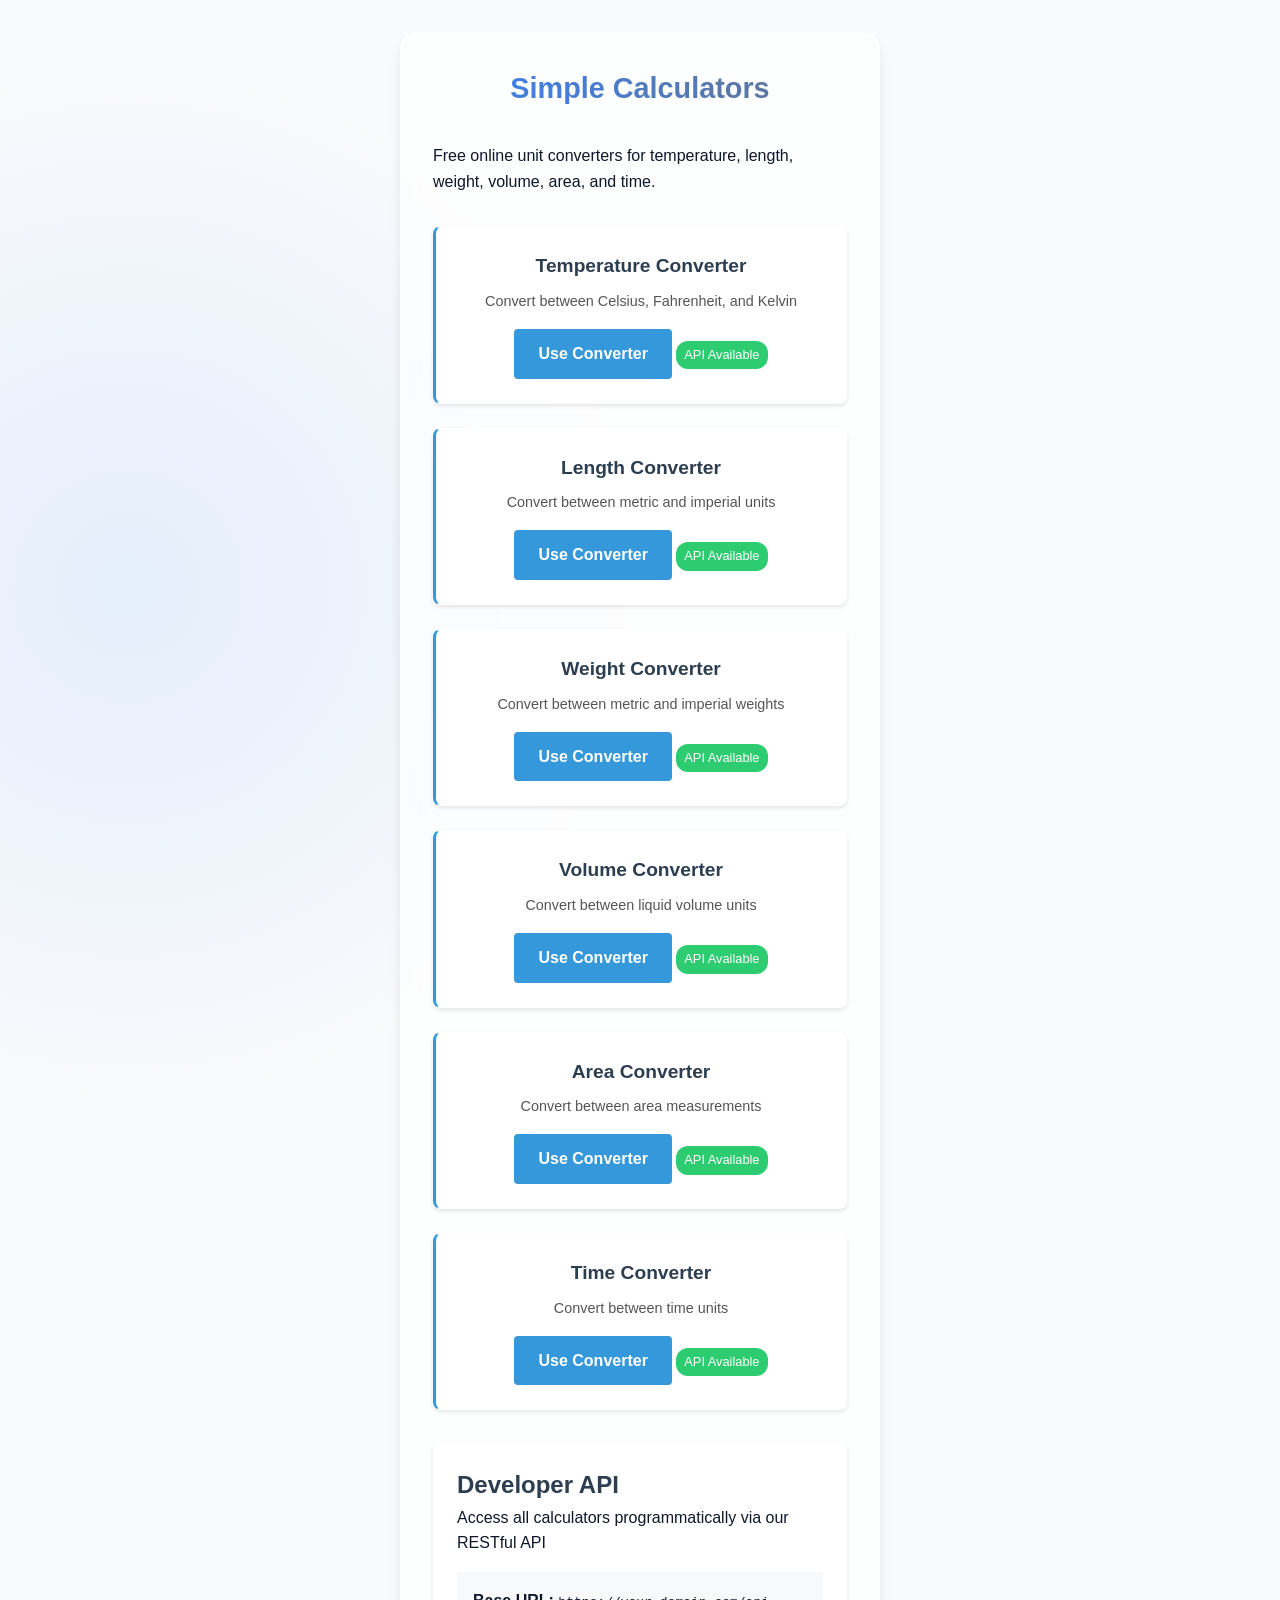
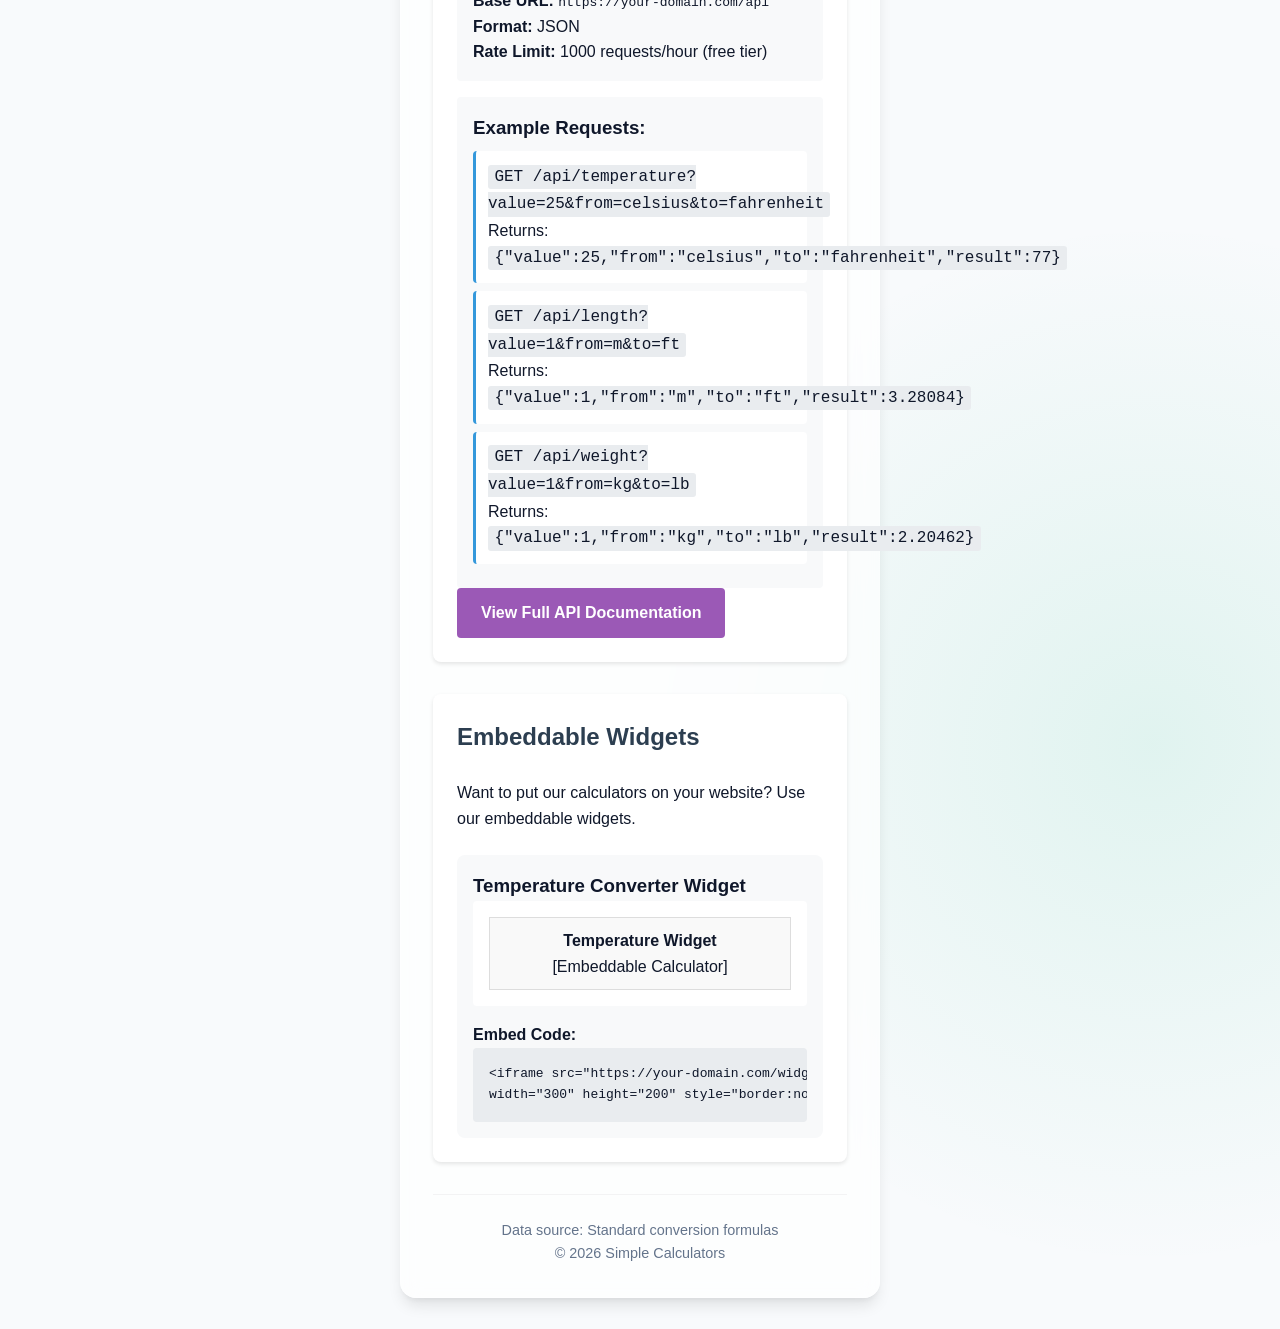
<file: index.html>
<!DOCTYPE html>
<html lang="en">
<head>
    <meta charset="UTF-8">
    <meta name="viewport" content="width=device-width, initial-scale=1.0">
    <title>Simple Calculators - Free Online Converters</title>
    <meta name="description" content="Free online unit converters for temperature, length, weight, volume, area, and time. Includes RESTful API for developers.">
    <link rel="stylesheet" href="style.css">
    <!-- Google tag (gtag.js) -->
    <script async src="https://www.googletagmanager.com/gtag/js?id=G-Q5KY6BP0VV"></script>
    <script>
      window.dataLayer = window.dataLayer || [];
      function gtag(){dataLayer.push(arguments);}
      gtag('js', new Date());
      gtag('config', 'G-Q5KY6BP0VV');
    </script>
</head>
<body>
    <div class="container">
        <h1>Simple Calculators</h1>
        <p>Free online unit converters for temperature, length, weight, volume, area, and time.</p>
        
        <div class="calculator-grid">
            <!-- Temperature Converter -->
            <div class="calculator-card">
                <h2>Temperature Converter</h2>
                <p>Convert between Celsius, Fahrenheit, and Kelvin</p>
                <a href="temperature.html" class="btn">Use Converter</a>
                <div class="calculator-badge">API Available</div>
            </div>
            
            <!-- Length Converter -->
            <div class="calculator-card">
                <h2>Length Converter</h2>
                <p>Convert between metric and imperial units</p>
                <a href="length.html" class="btn">Use Converter</a>
                <div class="calculator-badge">API Available</div>
            </div>
            
            <!-- Weight Converter -->
            <div class="calculator-card">
                <h2>Weight Converter</h2>
                <p>Convert between metric and imperial weights</p>
                <a href="weight.html" class="btn">Use Converter</a>
                <div class="calculator-badge">API Available</div>
            </div>
            
            <!-- Volume Converter -->
            <div class="calculator-card">
                <h2>Volume Converter</h2>
                <p>Convert between liquid volume units</p>
                <a href="volume.html" class="btn">Use Converter</a>
                <div class="calculator-badge">API Available</div>
            </div>
            
            <!-- Area Converter -->
            <div class="calculator-card">
                <h2>Area Converter</h2>
                <p>Convert between area measurements</p>
                <a href="area.html" class="btn">Use Converter</a>
                <div class="calculator-badge">API Available</div>
            </div>
            
            <!-- Time Converter -->
            <div class="calculator-card">
                <h2>Time Converter</h2>
                <p>Convert between time units</p>
                <a href="time.html" class="btn">Use Converter</a>
                <div class="calculator-badge">API Available</div>
            </div>
        </div>
        
        <div class="api-section">
            <h2>Developer API</h2>
            <p>Access all calculators programmatically via our RESTful API</p>
            <div class="api-info">
                <p><strong>Base URL:</strong> <code>https://your-domain.com/api</code></p>
                <p><strong>Format:</strong> JSON</p>
                <p><strong>Rate Limit:</strong> 1000 requests/hour (free tier)</p>
            </div>
            <div class="api-examples">
                <h3>Example Requests:</h3>
                <div class="example">
                    <p><code>GET /api/temperature?value=25&from=celsius&to=fahrenheit</code></p>
                    <p>Returns: <code>{"value":25,"from":"celsius","to":"fahrenheit","result":77}</code></p>
                </div>
                <div class="example">
                    <p><code>GET /api/length?value=1&from=m&to=ft</code></p>
                    <p>Returns: <code>{"value":1,"from":"m","to":"ft","result":3.28084}</code></p>
                </div>
                <div class="example">
                    <p><code>GET /api/weight?value=1&from=kg&to=lb</code></p>
                    <p>Returns: <code>{"value":1,"from":"kg","to":"lb","result":2.20462}</code></p>
                </div>
            </div>
            <a href="api.html" class="btn api-btn">View Full API Documentation</a>
        </div>
        
        <div class="widget-section">
            <h2>Embeddable Widgets</h2>
            <p>Want to put our calculators on your website? Use our embeddable widgets.</p>
            <div class="widget-example">
                <h3>Temperature Converter Widget</h3>
                <div class="widget-preview">
                    <!-- Simple widget preview -->
                    <div style="border: 1px solid #ddd; padding: 10px; text-align: center; background: #f9f9f9;">
                        <strong>Temperature Widget</strong><br>
                        [Embeddable Calculator]
                    </div>
                </div>
                <div class="widget-code">
                    <h4>Embed Code:</h4>
                    <pre>&lt;iframe src="https://your-domain.com/widget/temperature" 
width="300" height="200" style="border:none;"&gt;&lt;/iframe&gt;</pre>
                </div>
            </div>
        </div>
        
        <div class="footer">
            <p>Data source: Standard conversion formulas</p>
            <p>&copy; 2026 Simple Calculators</p>
        </div>
    </div>
    
    <style>
        /* Add these styles to the existing CSS or override them */
        .calculator-grid {
            display: grid;
            grid-template-columns: repeat(auto-fill, minmax(280px, 1fr));
            gap: 1.5rem;
            margin: 2rem 0;
        }
        
        .calculator-card {
            background: white;
            border-radius: 8px;
            padding: 1.5rem;
            box-shadow: 0 2px 4px rgba(0,0,0,0.1);
            text-align: center;
            border-left: 3px solid #3498db;
        }
        
        .calculator-card h2 {
            color: #2c3e50;
            margin-top: 0;
        }
        
        .calculator-card p {
            color: #555;
            margin-bottom: 1rem;
        }
        
        .btn {
            display: inline-block;
            background: #3498db;
            color: white;
            padding: 0.75rem 1.5rem;
            border-radius: 4px;
            text-decoration: none;
            font-weight: bold;
            transition: background 0.3s;
        }
        
        .btn:hover {
            background: #2980b9;
        }
        
        .calculator-badge {
            background: #2ecc71;
            color: white;
            font-size: 0.8rem;
            padding: 0.25rem 0.5rem;
            border-radius: 12px;
            display: inline-block;
            margin-top: 0.5rem;
        }
        
        .api-section, .widget-section {
            background: white;
            border-radius: 8px;
            padding: 1.5rem;
            margin: 2rem 0;
            box-shadow: 0 2px 4px rgba(0,0,0,0.1);
        }
        
        .api-section h2, .widget-section h2 {
            color: #2c3e50;
            margin-top: 0;
        }
        
        .api-info {
            background: #f8f9fa;
            padding: 1rem;
            border-radius: 4px;
            margin: 1rem 0;
        }
        
        .api-examples {
            background: #f8f9fa;
            padding: 1rem;
            border-radius: 4px;
        }
        
        .example {
            background: white;
            padding: 0.75rem;
            margin: 0.5rem 0;
            border-radius: 4px;
            border-left: 3px solid #3498db;
        }
        
        .example code {
            background: #e9ecef;
            padding: 0.2rem 0.4rem;
            border-radius: 3px;
            font-family: 'Courier New', monospace;
        }
        
        .api-btn {
            background: #9b59b6;
        }
        
        .api-btn:hover {
            background: #8e44ad;
        }
        
        .widget-section {
            display: grid;
            grid-template-columns: repeat(auto-fill, minmax(300px, 1fr));
            gap: 1.5rem;
        }
        
        .widget-example {
            background: #f8f9fa;
            border-radius: 8px;
            padding: 1rem;
        }
        
        .widget-preview {
            text-align: center;
            padding: 1rem;
            background: white;
            border-radius: 4px;
            margin-bottom: 1rem;
        }
        
        .widget-code h4 {
            margin-top: 0;
        }
        
        .widget-code pre {
            background: #e9ecef;
            padding: 1rem;
            border-radius: 4px;
            overflow-x: auto;
        }
        
        /* Responsive adjustments */
        @media (max-width: 768px) {
            .calculator-grid {
                grid-template-columns: 1fr;
            }
            
            .widget-section {
                grid-template-columns: 1fr;
            }
        }
    </style>
</body>
</html>
</file>
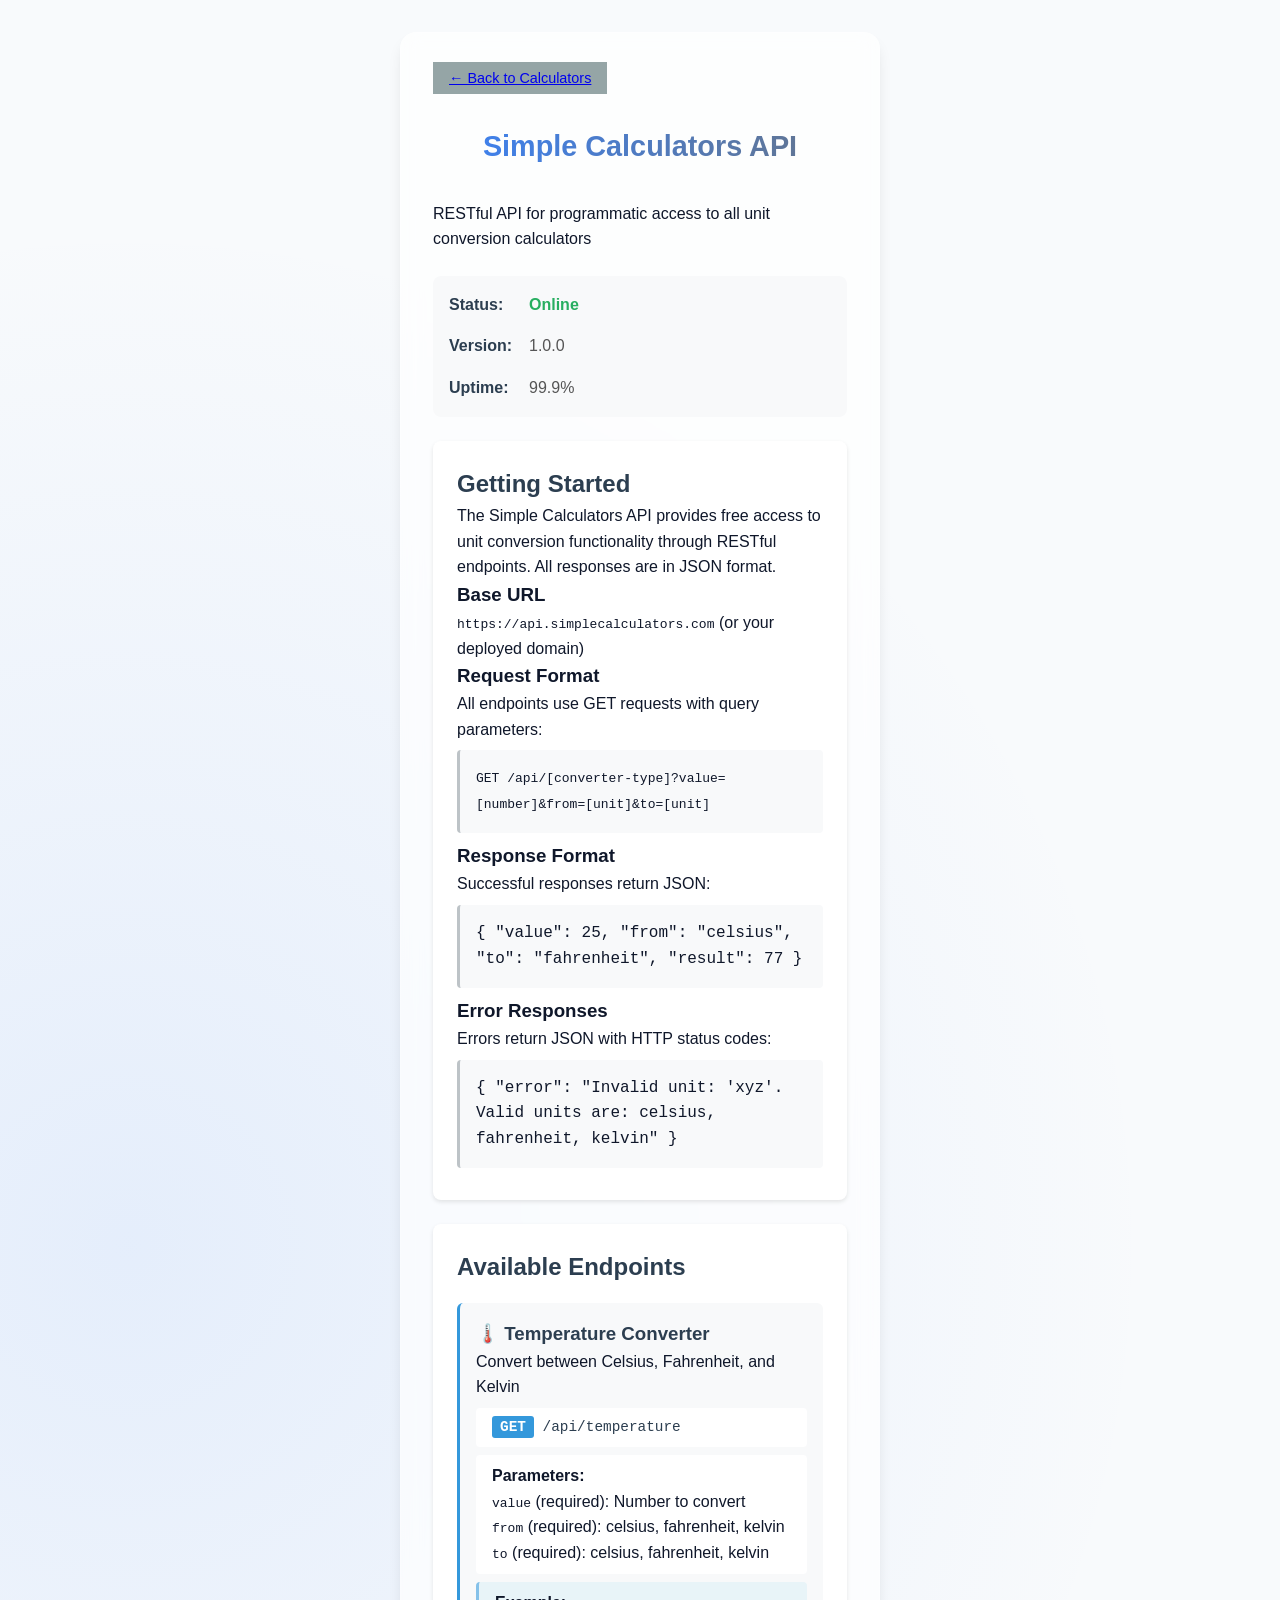
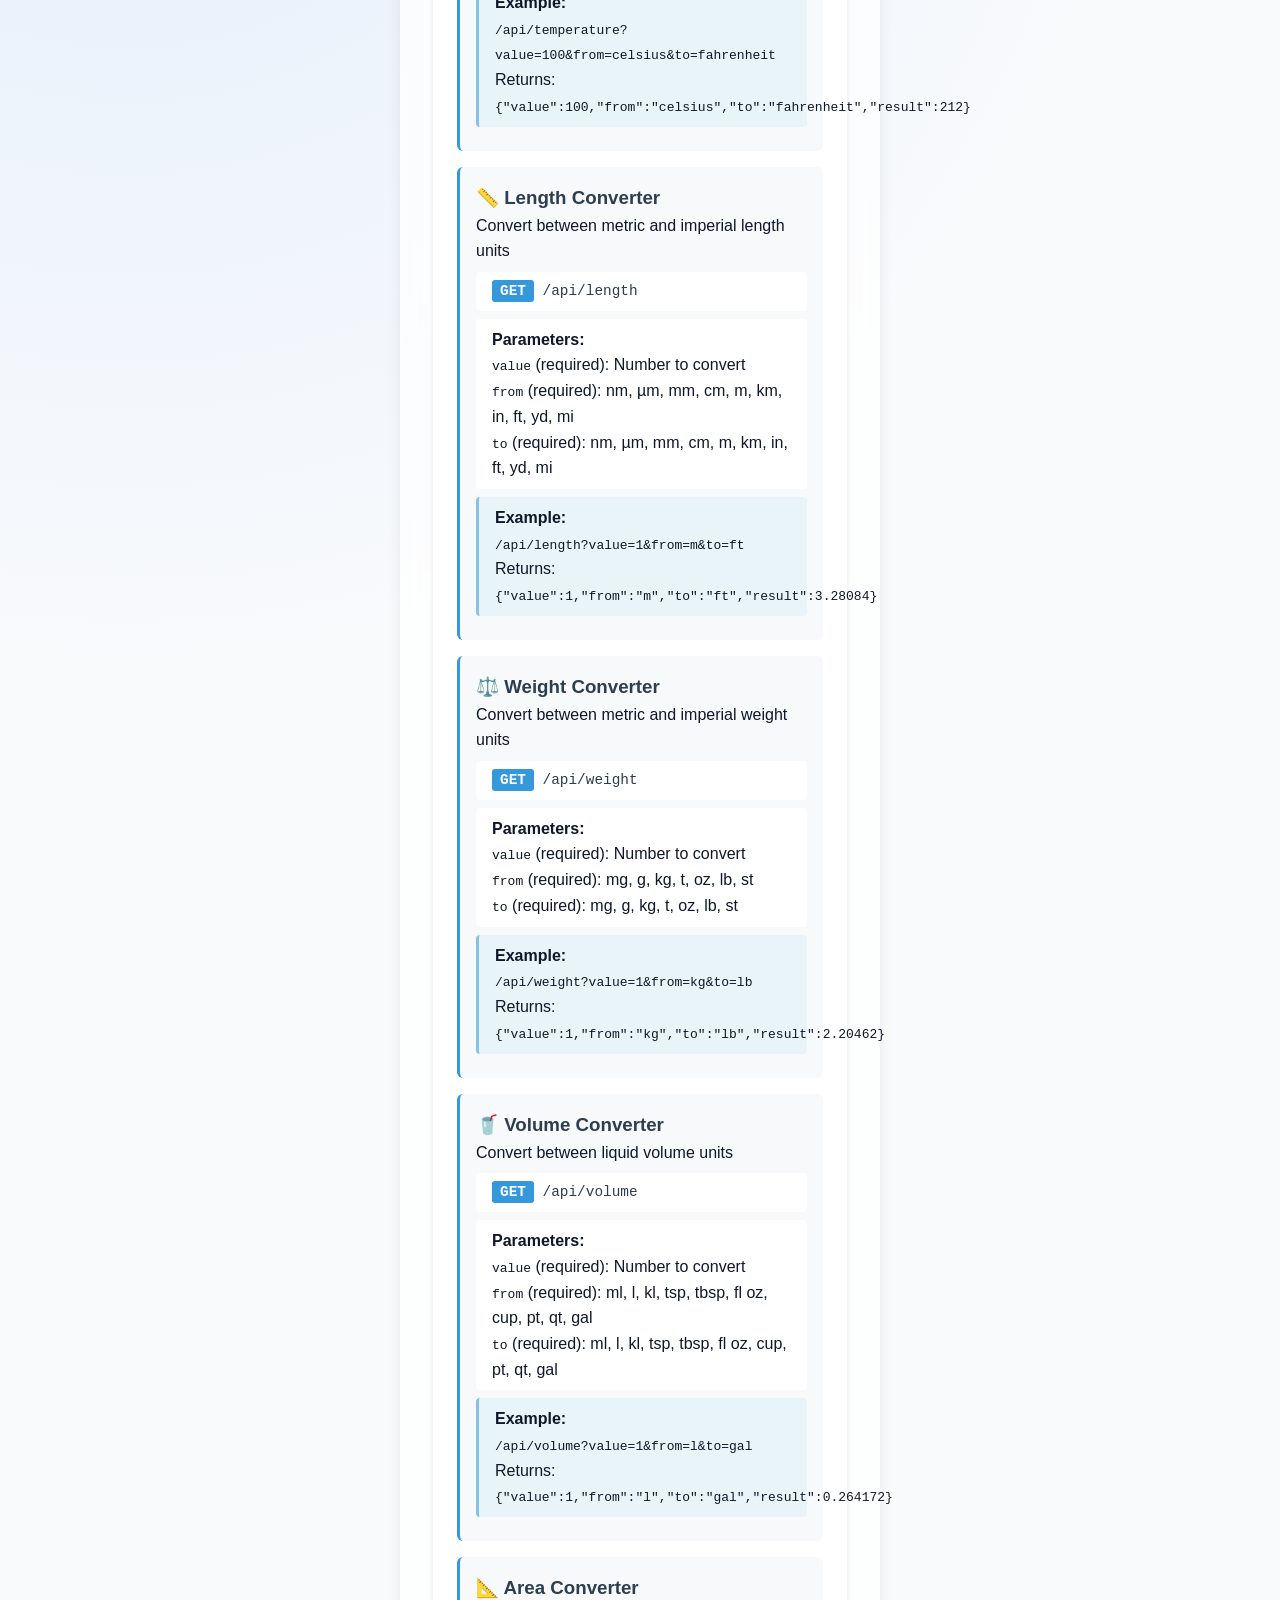
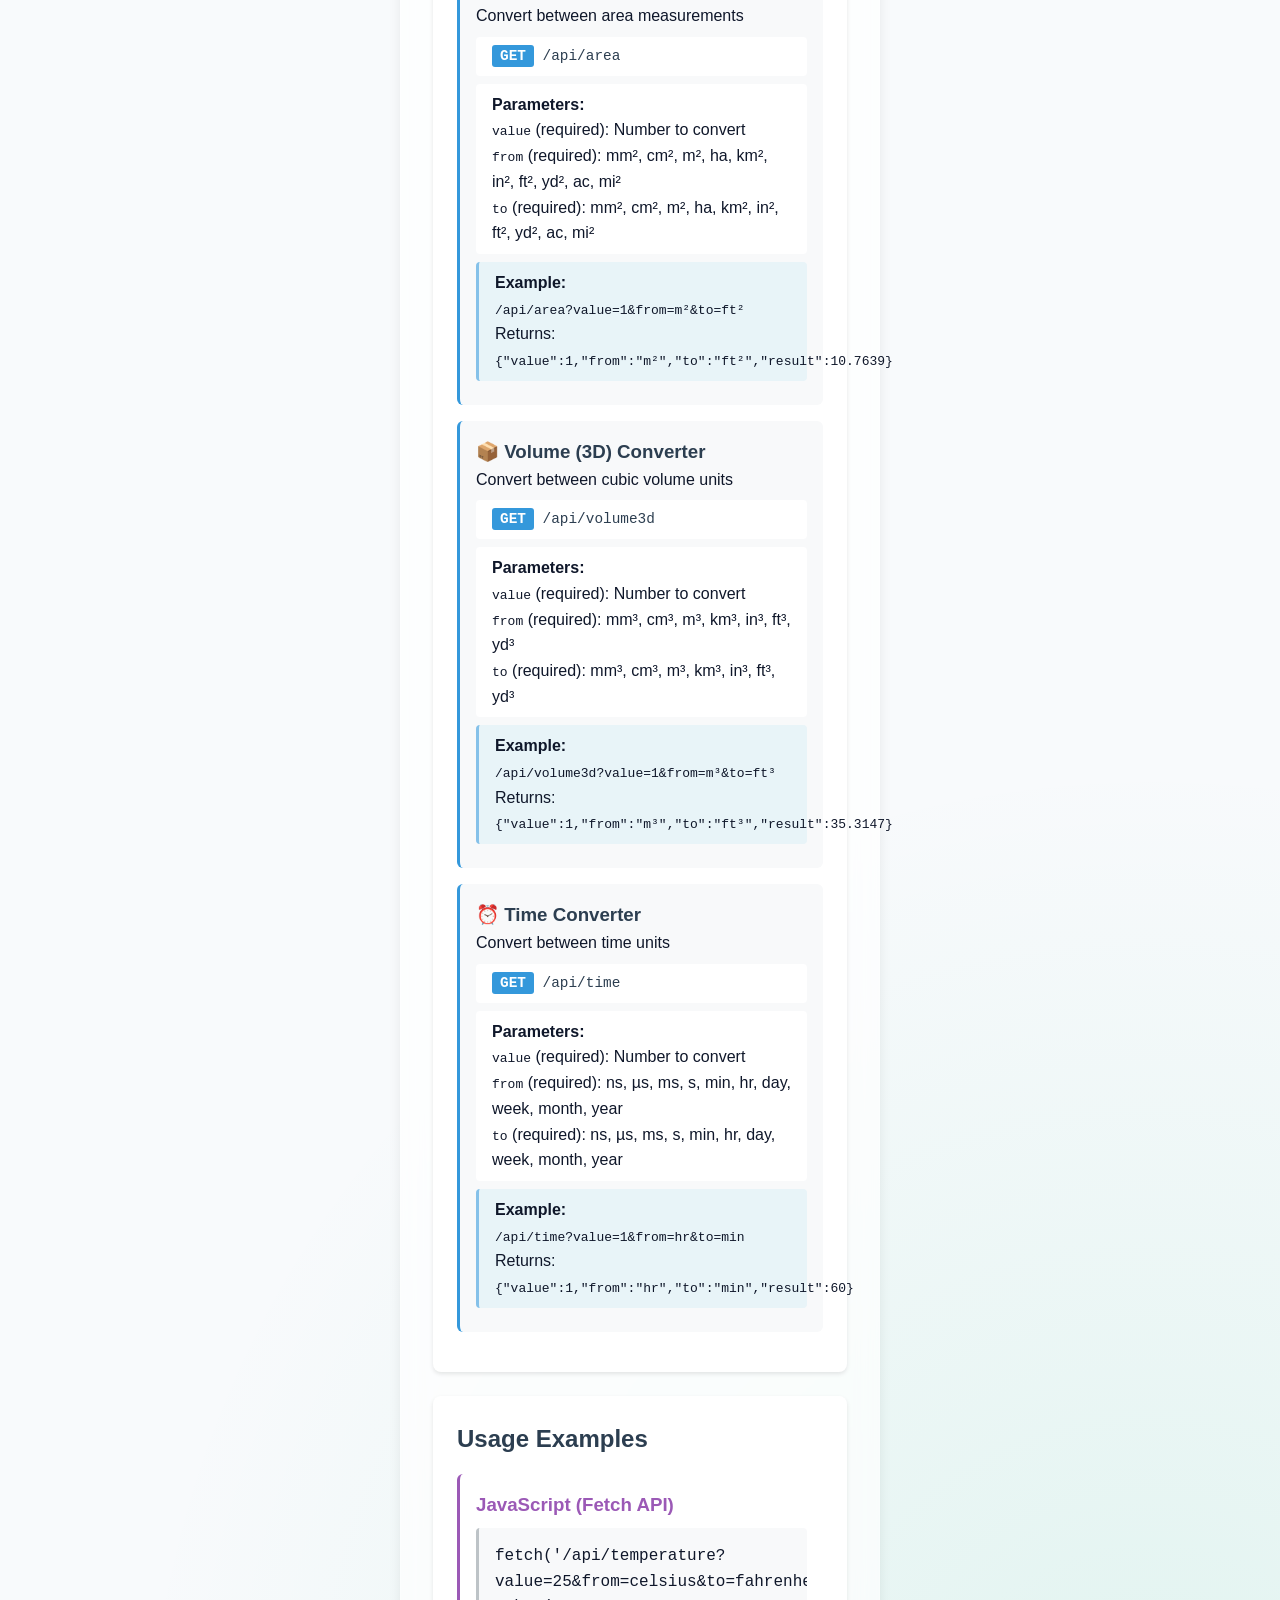
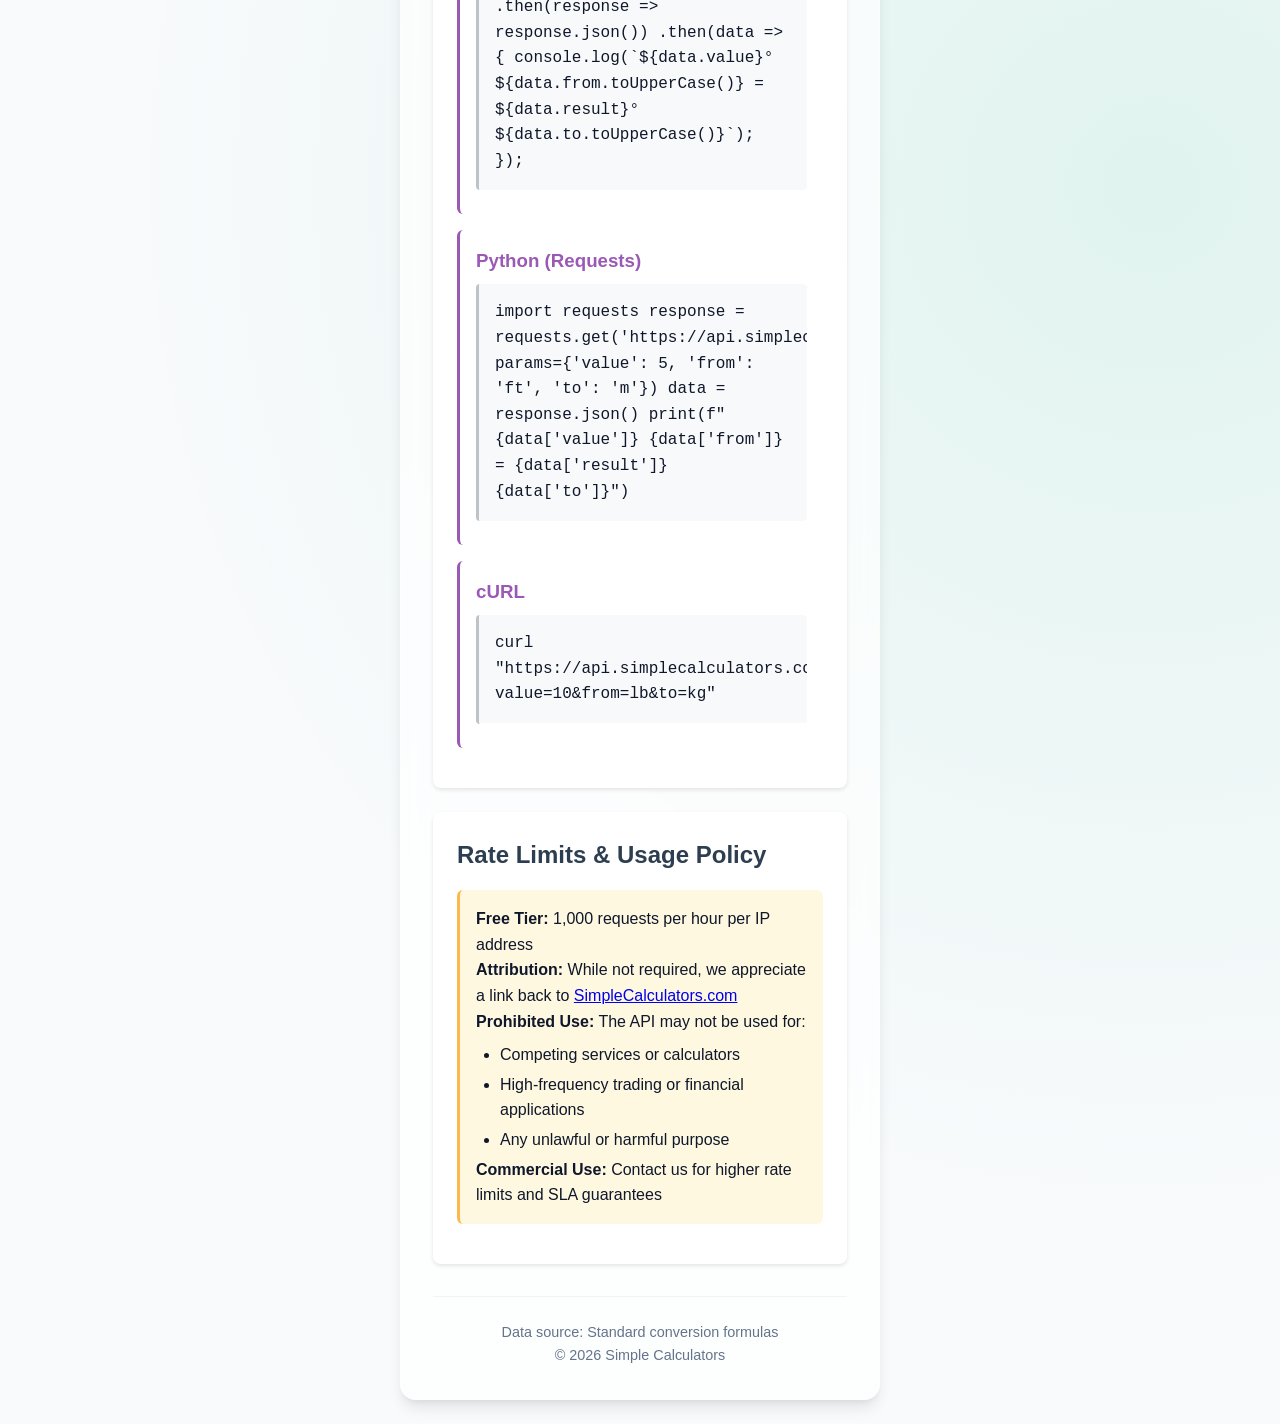
<file: api.html>
<!DOCTYPE html>
<html lang="en">
<head>
    <meta charset="UTF-8">
    <meta name="viewport" content="width=device-width, initial-scale=1.0">
    <title>Simple Calculators API Documentation</title>
    <meta name="description" content="RESTful API documentation for Simple Calculators unit conversion endpoints">
    <link rel="stylesheet" href="style.css">
    <!-- Google tag (gtag.js) -->
    <script async src="https://www.googletagmanager.com/gtag/js?id=G-Q5KY6BP0VV"></script>
    <script>
      window.dataLayer = window.dataLayer || [];
      function gtag(){dataLayer.push(arguments);}
      gtag('js', new Date());
      gtag('config', 'G-Q5KY6BP0VV');
    </script>
</head>
<body>
    <div class="container">
        <div class="nav">
            <a href="/" class="btn back-btn">← Back to Calculators</a>
        </div>
        
        <h1>Simple Calculators API</h1>
        <p>RESTful API for programmatic access to all unit conversion calculators</p>
        
        <div class="api-status">
            <div class="status-item">
                <span class="status-label">Status:</span>
                <span class="status-value status-ok">Online</span>
            </div>
            <div class="status-item">
                <span class="status-label">Version:</span>
                <span class="status-value">1.0.0</span>
            </div>
            <div class="status-item">
                <span class="status-label">Uptime:</span>
                <span class="status-value">99.9%</span>
            </div>
        </div>
        
        <div class="api-section">
            <h2>Getting Started</h2>
            <p>The Simple Calculators API provides free access to unit conversion functionality through RESTful endpoints. All responses are in JSON format.</p>
            
            <div class="api-basics">
                <h3>Base URL</h3>
                <p><code>https://api.simplecalculators.com</code> (or your deployed domain)</p>
                
                <h3>Request Format</h3>
                <p>All endpoints use GET requests with query parameters:</p>
                <div class="code-block">
                    <code>GET /api/[converter-type]?value=[number]&from=[unit]&to=[unit]</code>
                </div>
                
                <h3>Response Format</h3>
                <p>Successful responses return JSON:</p>
                <div class="code-block">
{
  "value": 25,
  "from": "celsius",
  "to": "fahrenheit",
  "result": 77
}
                </div>
                
                <h3>Error Responses</h3>
                <p>Errors return JSON with HTTP status codes:</p>
                <div class="code-block">
{
  "error": "Invalid unit: 'xyz'. Valid units are: celsius, fahrenheit, kelvin"
}
                </div>
            </div>
        </div>
        
        <div class="api-section">
            <h2>Available Endpoints</h2>
            
            <div class="endpoint-group">
                <h3>🌡️ Temperature Converter</h3>
                <p>Convert between Celsius, Fahrenheit, and Kelvin</p>
                <div class="endpoint-detail">
                    <span class="endpoint-method">GET</span>
                    <span class="endpoint-path">/api/temperature</span>
                </div>
                <div class="endpoint-params">
                    <strong>Parameters:</strong><br>
                    <code>value</code> (required): Number to convert<br>
                    <code>from</code> (required): celsius, fahrenheit, kelvin<br>
                    <code>to</code> (required): celsius, fahrenheit, kelvin
                </div>
                <div class="endpoint-example">
                    <strong>Example:</strong><br>
                    <code>/api/temperature?value=100&from=celsius&to=fahrenheit</code><br>
                    Returns: <code>{"value":100,"from":"celsius","to":"fahrenheit","result":212}</code>
                </div>
            </div>
            
            <div class="endpoint-group">
                <h3>📏 Length Converter</h3>
                <p>Convert between metric and imperial length units</p>
                <div class="endpoint-detail">
                    <span class="endpoint-method">GET</span>
                    <span class="endpoint-path">/api/length</span>
                </div>
                <div class="endpoint-params">
                    <strong>Parameters:</strong><br>
                    <code>value</code> (required): Number to convert<br>
                    <code>from</code> (required): nm, µm, mm, cm, m, km, in, ft, yd, mi<br>
                    <code>to</code> (required): nm, µm, mm, cm, m, km, in, ft, yd, mi
                </div>
                <div class="endpoint-example">
                    <strong>Example:</strong><br>
                    <code>/api/length?value=1&from=m&to=ft</code><br>
                    Returns: <code>{"value":1,"from":"m","to":"ft","result":3.28084}</code>
                </div>
            </div>
            
            <div class="endpoint-group">
                <h3>⚖️ Weight Converter</h3>
                <p>Convert between metric and imperial weight units</p>
                <div class="endpoint-detail">
                    <span class="endpoint-method">GET</span>
                    <span class="endpoint-path">/api/weight</span>
                </div>
                <div class="endpoint-params">
                    <strong>Parameters:</strong><br>
                    <code>value</code> (required): Number to convert<br>
                    <code>from</code> (required): mg, g, kg, t, oz, lb, st<br>
                    <code>to</code> (required): mg, g, kg, t, oz, lb, st
                </div>
                <div class="endpoint-example">
                    <strong>Example:</strong><br>
                    <code>/api/weight?value=1&from=kg&to=lb</code><br>
                    Returns: <code>{"value":1,"from":"kg","to":"lb","result":2.20462}</code>
                </div>
            </div>
            
            <div class="endpoint-group">
                <h3>🥤 Volume Converter</h3>
                <p>Convert between liquid volume units</p>
                <div class="endpoint-detail">
                    <span class="endpoint-method">GET</span>
                    <span class="endpoint-path">/api/volume</span>
                </div>
                <div class="endpoint-params">
                    <strong>Parameters:</strong><br>
                    <code>value</code> (required): Number to convert<br>
                    <code>from</code> (required): ml, l, kl, tsp, tbsp, fl oz, cup, pt, qt, gal<br>
                    <code>to</code> (required): ml, l, kl, tsp, tbsp, fl oz, cup, pt, qt, gal
                </div>
                <div class="endpoint-example">
                    <strong>Example:</strong><br>
                    <code>/api/volume?value=1&from=l&to=gal</code><br>
                    Returns: <code>{"value":1,"from":"l","to":"gal","result":0.264172}</code>
                </div>
            </div>
            
            <div class="endpoint-group">
                <h3>📐 Area Converter</h3>
                <p>Convert between area measurements</p>
                <div class="endpoint-detail">
                    <span class="endpoint-method">GET</span>
                    <span class="endpoint-path">/api/area</span>
                </div>
                <div class="endpoint-params">
                    <strong>Parameters:</strong><br>
                    <code>value</code> (required): Number to convert<br>
                    <code>from</code> (required): mm², cm², m², ha, km², in², ft², yd², ac, mi²<br>
                    <code>to</code> (required): mm², cm², m², ha, km², in², ft², yd², ac, mi²
                </div>
                <div class="endpoint-example">
                    <strong>Example:</strong><br>
                    <code>/api/area?value=1&from=m²&to=ft²</code><br>
                    Returns: <code>{"value":1,"from":"m²","to":"ft²","result":10.7639}</code>
                </div>
            </div>
            
            <div class="endpoint-group">
                <h3>📦 Volume (3D) Converter</h3>
                <p>Convert between cubic volume units</p>
                <div class="endpoint-detail">
                    <span class="endpoint-method">GET</span>
                    <span class="endpoint-path">/api/volume3d</span>
                </div>
                <div class="endpoint-params">
                    <strong>Parameters:</strong><br>
                    <code>value</code> (required): Number to convert<br>
                    <code>from</code> (required): mm³, cm³, m³, km³, in³, ft³, yd³<br>
                    <code>to</code> (required): mm³, cm³, m³, km³, in³, ft³, yd³
                </div>
                <div class="endpoint-example">
                    <strong>Example:</strong><br>
                    <code>/api/volume3d?value=1&from=m³&to=ft³</code><br>
                    Returns: <code>{"value":1,"from":"m³","to":"ft³","result":35.3147}</code>
                </div>
            </div>
            
            <div class="endpoint-group">
                <h3>⏰ Time Converter</h3>
                <p>Convert between time units</p>
                <div class="endpoint-detail">
                    <span class="endpoint-method">GET</span>
                    <span class="endpoint-path">/api/time</span>
                </div>
                <div class="endpoint-params">
                    <strong>Parameters:</strong><br>
                    <code>value</code> (required): Number to convert<br>
                    <code>from</code> (required): ns, µs, ms, s, min, hr, day, week, month, year<br>
                    <code>to</code> (required): ns, µs, ms, s, min, hr, day, week, month, year
                </div>
                <div class="endpoint-example">
                    <strong>Example:</strong><br>
                    <code>/api/time?value=1&from=hr&to=min</code><br>
                    Returns: <code>{"value":1,"from":"hr","to":"min","result":60}</code>
                </div>
            </div>
        </div>
        
        <div class="api-section">
            <h2>Usage Examples</h2>
            <div class="example-group">
                <h3>JavaScript (Fetch API)</h3>
                <div class="code-block">
fetch('/api/temperature?value=25&from=celsius&to=fahrenheit')
  .then(response => response.json())
  .then(data => {
    console.log(`${data.value}°${data.from.toUpperCase()} = ${data.result}°${data.to.toUpperCase()}`);
  });
                </div>
            </div>
            
            <div class="example-group">
                <h3>Python (Requests)</h3>
                <div class="code-block">
import requests

response = requests.get('https://api.simplecalculators.com/api/length', 
                       params={'value': 5, 'from': 'ft', 'to': 'm'})
data = response.json()
print(f"{data['value']} {data['from']} = {data['result']} {data['to']}")
                </div>
            </div>
            
            <div class="example-group">
                <h3>cURL</h3>
                <div class="code-block">
curl "https://api.simplecalculators.com/api/weight?value=10&from=lb&to=kg"
                </div>
            </div>
        </div>
        
        <div class="api-section">
            <h2>Rate Limits & Usage Policy</h2>
            <div class="policy-points">
                <p><strong>Free Tier:</strong> 1,000 requests per hour per IP address</p>
                <p><strong>Attribution:</strong> While not required, we appreciate a link back to <a href="/">SimpleCalculators.com</a></p>
                <p><strong>Prohibited Use:</strong> The API may not be used for:</p>
                <ul>
                    <li>Competing services or calculators</li>
                    <li>High-frequency trading or financial applications</li>
                    <li>Any unlawful or harmful purpose</li>
                </ul>
                <p><strong>Commercial Use:</strong> Contact us for higher rate limits and SLA guarantees</p>
            </div>
        </div>
        
        <div class="footer">
            <p>Data source: Standard conversion formulas</p>
            <p>&copy; 2026 Simple Calculators</p>
        </div>
    </div>
    
    <style>
        /* Add these styles to enhance the API documentation */
        .nav {
            margin-bottom: 2rem;
        }
        
        .back-btn {
            background: #95a5a6;
            padding: 0.5rem 1rem;
            font-size: 0.9rem;
        }
        
        .back-btn:hover {
            background: #7f8c8d;
        }
        
        .api-status {
            display: grid;
            grid-template-columns: repeat(auto-fill, minmax(200px, 1fr));
            gap: 1rem;
            margin: 1.5rem 0;
            padding: 1rem;
            background: #f8f9fa;
            border-radius: 8px;
        }
        
        .status-item {
            display: flex;
        }
        
        .status-label {
            font-weight: bold;
            color: #2c3e50;
            min-width: 80px;
        }
        
        .status-value {
            color: #555;
        }
        
        .status-ok {
            color: #27ae60;
            font-weight: bold;
        }
        
        .api-section {
            background: white;
            border-radius: 8px;
            padding: 1.5rem;
            margin: 1.5rem 0;
            box-shadow: 0 2px 4px rgba(0,0,0,0.1);
        }
        
        .api-section h2 {
            color: #2c3e50;
            margin-top: 0;
        }
        
        .endpoint-group {
            background: #f8f9fa;
            border-radius: 6px;
            padding: 1rem;
            margin: 1rem 0;
            border-left: 3px solid #3498db;
        }
        
        .endpoint-group h3 {
            color: #2c3e50;
            margin-top: 0;
        }
        
        .endpoint-detail {
            background: white;
            padding: 0.5rem 1rem;
            border-radius: 4px;
            margin: 0.5rem 0;
            font-family: 'Courier New', monospace;
            font-size: 0.9rem;
        }
        
        .endpoint-method {
            background: #3498db;
            color: white;
            padding: 0.2rem 0.5rem;
            border-radius: 3px;
            font-weight: bold;
        }
        
        .endpoint-path {
            color: #2c3e50;
        }
        
        .endpoint-params {
            background: white;
            padding: 0.5rem 1rem;
            border-radius: 4px;
            margin: 0.5rem 0;
        }
        
        .endpoint-example {
            background: #e8f4f8;
            padding: 0.5rem 1rem;
            border-radius: 4px;
            margin: 0.5rem 0;
            border-left: 3px solid #85c1e9;
        }
        
        .example-group {
            background: white;
            border-radius: 6px;
            padding: 1rem;
            margin: 1rem 0;
            border-left: 3px solid #9b59b6;
        }
        
        .example-group h3 {
            color: #9b59b6;
            margin-top: 0;
        }
        
        .code-block {
            background: #f8f9fa;
            padding: 1rem;
            border-radius: 4px;
            margin: 0.5rem 0;
            border-left: 3px solid #bdc3c7;
            overflow-x: auto;
            font-family: 'Courier New', monospace;
        }
        
        .policy-points {
            background: #fff8e1;
            border-radius: 6px;
            padding: 1rem;
            margin: 1rem 0;
            border-left: 3px solid #ffb74d;
        }
        
        .policy-points ul {
            margin: 0.5rem 0 0 1.5rem;
        }
        
        .policy-points li {
            margin: 0.25rem 0;
        }
        
        /* Responsive adjustments */
        @media (max-width: 768px) {
            .api-status {
                grid-template-columns: 1fr;
            }
        }
    </style>
</body>
</html>
</file>
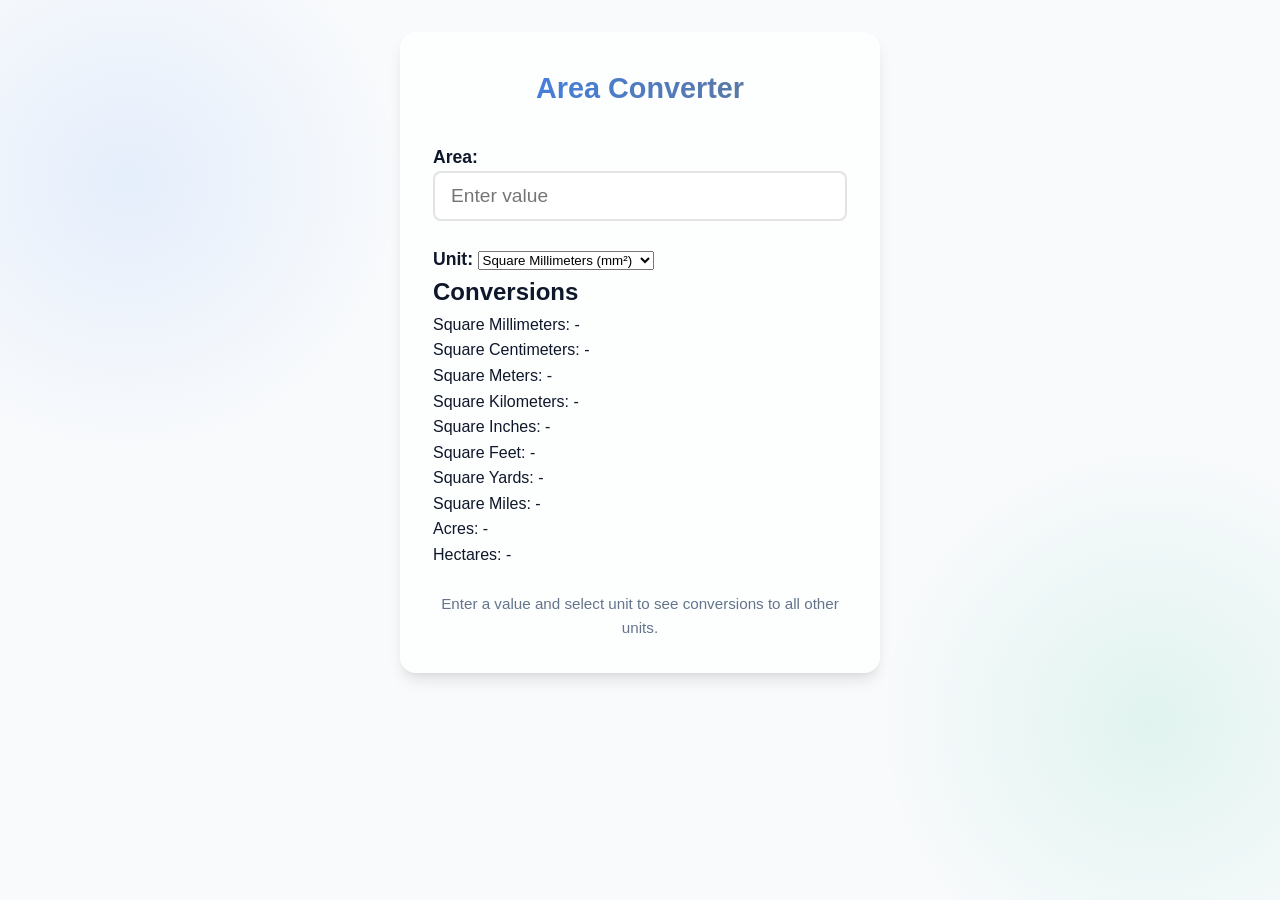
<file: area.html>
<!DOCTYPE html>
<html lang="en">
<head>
    <meta charset="UTF-8">
    <meta name="viewport" content="width=device-width, initial-scale=1.0">
    <title>Area Converter - Simple Calculators</title>
    <meta name="description" content="Instantly convert between square millimeters, centimeters, meters, kilometers, inches, feet, yards, miles, acres, and hectares. Free, no ads, no tracking.">
    <link rel="stylesheet" href="style.css">
</head>
<body>
    <div class="container">
        <h1>Area Converter</h1>
        <div class="calculator">
            <div class="input-group">
                <label for="area-value">Area:</label>
                <input type="number" id="area-value" placeholder="Enter value" step="any">
            </div>
            <div class="input-group">
                <label for="area-unit">Unit:</label>
                <select id="area-unit">
                    <option value="mm2">Square Millimeters (mm²)</option>
                    <option value="cm2">Square Centimeters (cm²)</option>
                    <option value="m2">Square Meters (m²)</option>
                    <option value="km2">Square Kilometers (km²)</option>
                    <option value="in2">Square Inches (in²)</option>
                    <option value="ft2">Square Feet (ft²)</option>
                    <option value="yd2">Square Yards (yd²)</option>
                    <option value="mi2">Square Miles (mi²)</option>
                    <option value="acre">Acres</option>
                    <option value="hectare">Hectares</option>
                </select>
            </div>
        </div>
        <div class="results">
            <h2>Conversions</h2>
            <div class="result-item" id="result-mm2">Square Millimeters: <span>-</span></div>
            <div class="result-item" id="result-cm2">Square Centimeters: <span>-</span></div>
            <div class="result-item" id="result-m2">Square Meters: <span>-</span></div>
            <div class="result-item" id="result-km2">Square Kilometers: <span>-</span></div>
            <div class="result-item" id="result-in2">Square Inches: <span>-</span></div>
            <div class="result-item" id="result-ft2">Square Feet: <span>-</span></div>
            <div class="result-item" id="result-yd2">Square Yards: <span>-</span></div>
            <div class="result-item" id="result-mi2">Square Miles: <span>-</span></div>
            <div class="result-item" id="result-acre">Acres: <span>-</span></div>
            <div class="result-item" id="result-hectare">Hectares: <span>-</span></div>
        </div>
        <p class="hint">Enter a value and select unit to see conversions to all other units.</p>
    </div>
    <script src="area.js"></script>
</body>
</html>
</file>
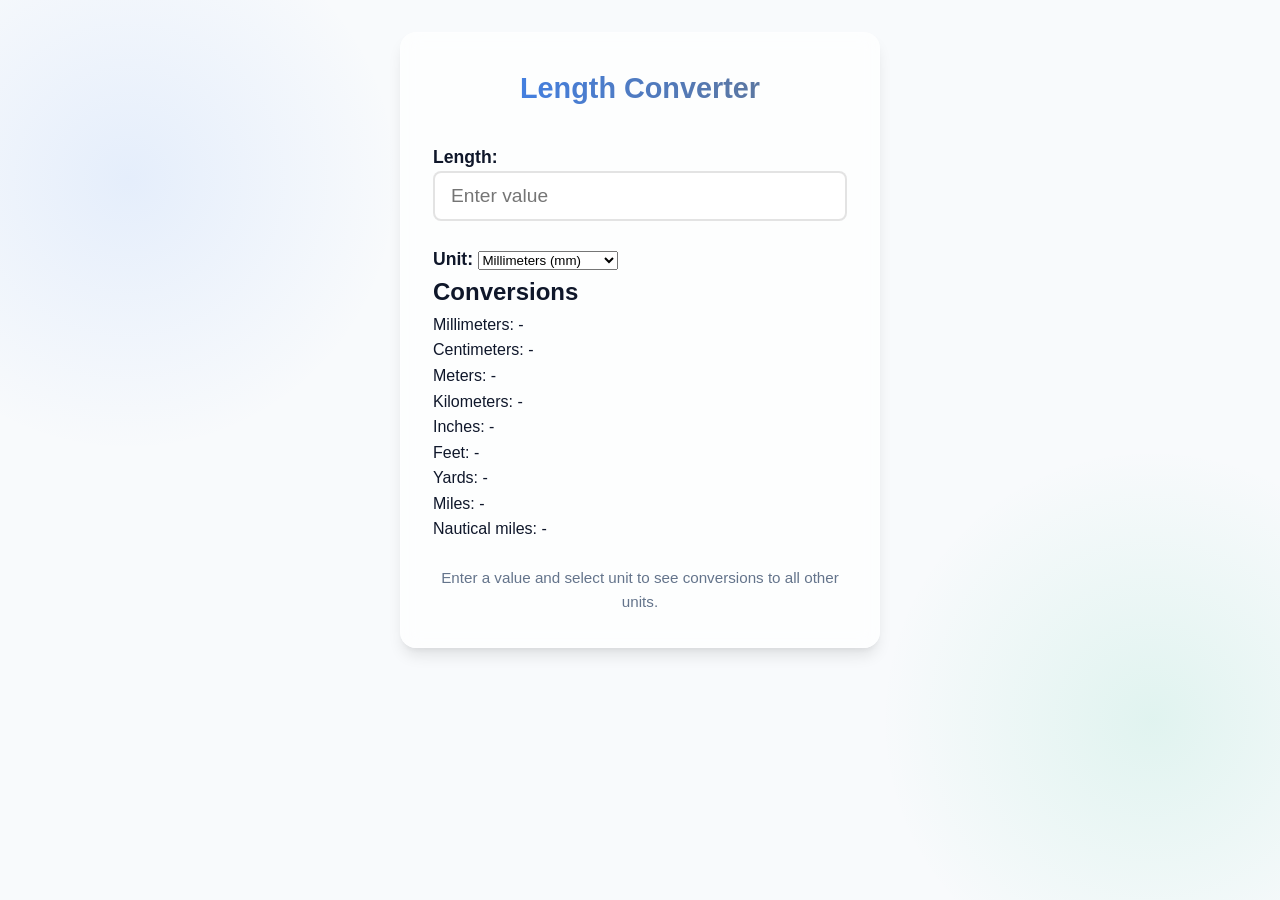
<file: length.html>
<!DOCTYPE html>
<html lang="en">
<head>
    <meta charset="UTF-8">
    <meta name="viewport" content="width=device-width, initial-scale=1.0">
    <title>Length Converter - Simple Calculators</title>
    <meta name="description" content="Instantly convert between millimeters, centimeters, meters, kilometers, inches, feet, yards, miles, and nautical miles. Free, no ads, no tracking.">
    <link rel="stylesheet" href="style.css">
<!-- Google tag (gtag.js) -->
<script async src="https://www.googletagmanager.com/gtag/js?id=G-Q5KY6BP0VV"></script>
<script>
  window.dataLayer = window.dataLayer || [];
  function gtag(){dataLayer.push(arguments);}
  gtag('js', new Date());

  gtag('config', 'G-Q5KY6BP0VV');
</script>
</head>
<body>
    <div class="container">
        <h1>Length Converter</h1>
        <div class="calculator">
            <div class="input-group">
                <label for="length-value">Length:</label>
                <input type="number" id="length-value" placeholder="Enter value" step="any">
            </div>
            <div class="input-group">
                <label for="length-unit">Unit:</label>
                <select id="length-unit">
                    <option value="mm">Millimeters (mm)</option>
                    <option value="cm">Centimeters (cm)</option>
                    <option value="m">Meters (m)</option>
                    <option value="km">Kilometers (km)</option>
                    <option value="in">Inches (in)</option>
                    <option value="ft">Feet (ft)</option>
                    <option value="yd">Yards (yd)</option>
                    <option value="mi">Miles (mi)</option>
                    <option value="nmi">Nautical miles (nmi)</option>
                </select>
            </div>
        </div>
        <div class="results">
            <h2>Conversions</h2>
            <div class="result-item" id="result-mm">Millimeters: <span>-</span></div>
            <div class="result-item" id="result-cm">Centimeters: <span>-</span></div>
            <div class="result-item" id="result-m">Meters: <span>-</span></div>
            <div class="result-item" id="result-km">Kilometers: <span>-</span></div>
            <div class="result-item" id="result-in">Inches: <span>-</span></div>
            <div class="result-item" id="result-ft">Feet: <span>-</span></div>
            <div class="result-item" id="result-yd">Yards: <span>-</span></div>
            <div class="result-item" id="result-mi">Miles: <span>-</span></div>
            <div class="result-item" id="result-nmi">Nautical miles: <span>-</span></div>
        </div>
        <p class="hint">Enter a value and select unit to see conversions to all other units.</p>
    </div>
    <script src="length.js"></script>
</body>
</html>
</file>
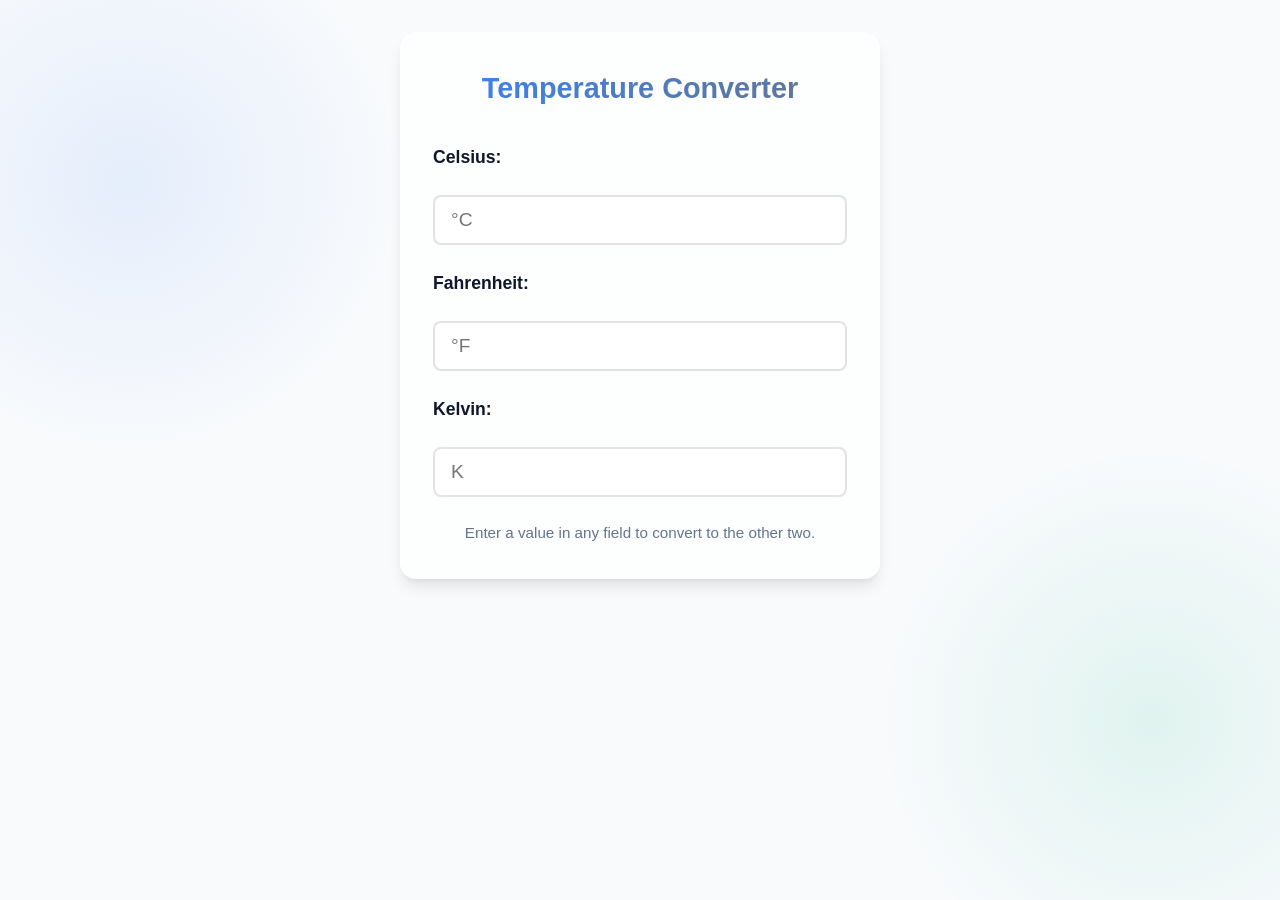
<file: temperature.html>
<!DOCTYPE html>
<html lang="en">
<head>
    <meta charset="UTF-8">
    <meta name="viewport" content="width=device-width, initial-scale=1.0">
    <title>Temperature Converter - Simple Calculators</title>
    <meta name="description" content="Instantly convert between Celsius, Fahrenheit, and Kelvin. Free, no ads, no tracking.">
    <link rel="stylesheet" href="style.css">
<!-- Google tag (gtag.js) -->
<script async src="https://www.googletagmanager.com/gtag/js?id=G-Q5KY6BP0VV"></script>
<script>
  window.dataLayer = window.dataLayer || [];
  function gtag(){dataLayer.push(arguments);}
  gtag('js', new Date());

  gtag('config', 'G-Q5KY6BP0VV');
</script>
</head>
<body>
    <div class="container">
        <h1>Temperature Converter</h1>
        <div class="calculator">
            <label for="celsius">Celsius:</label>
            <input type="number" id="celsius" placeholder="°C" step="0.01">
            
            <label for="fahrenheit">Fahrenheit:</label>
            <input type="number" id="fahrenheit" placeholder="°F" step="0.01">
            
            <label for="kelvin">Kelvin:</label>
            <input type="number" id="kelvin" placeholder="K" step="0.01">
        </div>
        <p class="hint">Enter a value in any field to convert to the other two.</p>
    </div>
    <script src="temperature.js"></script>
</body>
</html>
</file>
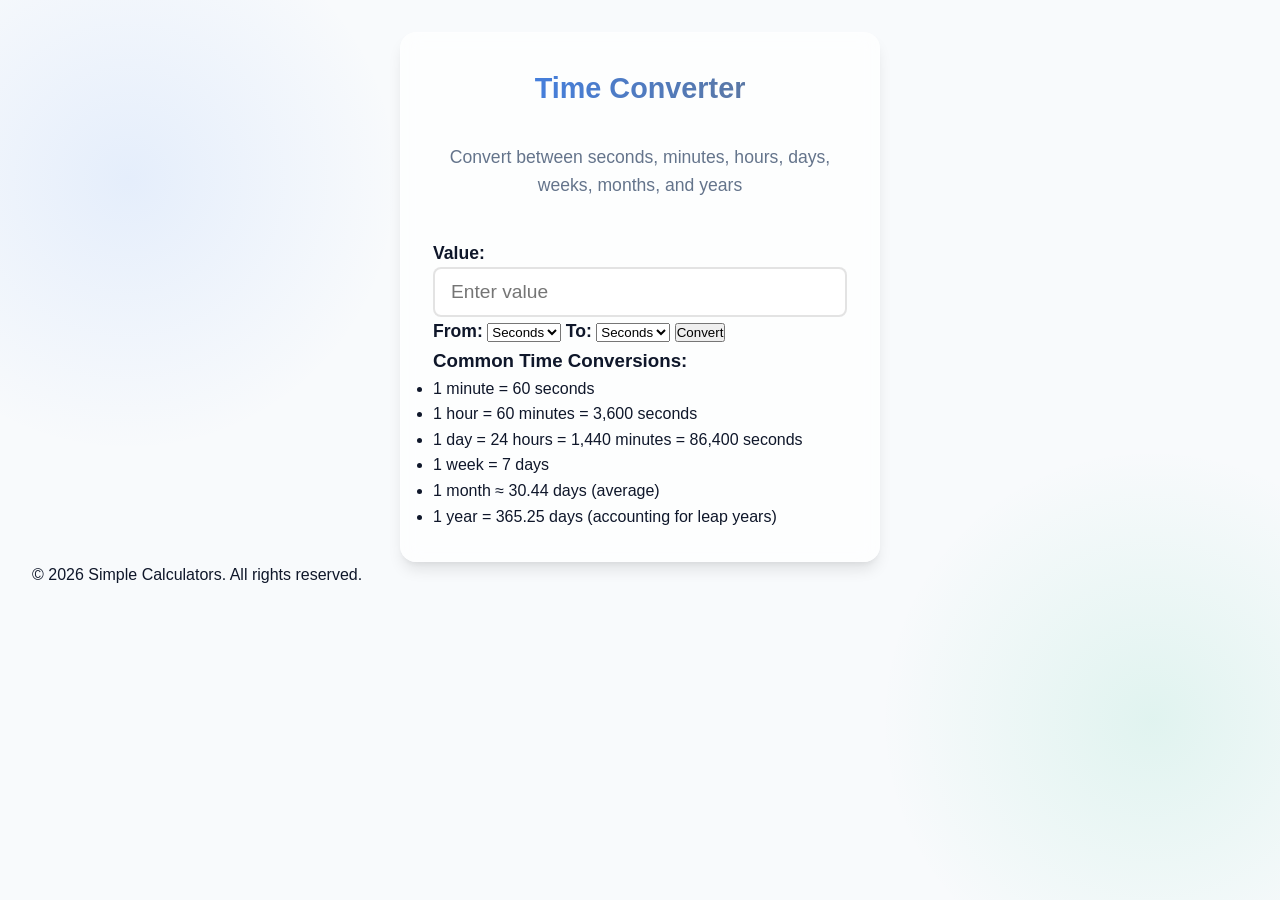
<file: time.html>
<!DOCTYPE html>
<html lang="en">
<head>
    <meta charset="UTF-8">
    <meta name="viewport" content="width=device-width, initial-scale=1.0">
    <title>Time Converter - Simple Calculators</title>
    <meta name="description" content="Convert between time units: seconds, minutes, hours, days, weeks, months, years">
    <link rel="stylesheet" href="style.css">
<!-- Google tag (gtag.js) -->
<script async src="https://www.googletagmanager.com/gtag/js?id=G-Q5KY6BP0VV"></script>
<script>
  window.dataLayer = window.dataLayer || [];
  function gtag(){dataLayer.push(arguments);}
  gtag('js', new Date());

  gtag('config', 'G-Q5KY6BP0VV');
</script>
</head>
<body>
    <div class="container">
        <h1>Time Converter</h1>
        <p class="subtitle">Convert between seconds, minutes, hours, days, weeks, months, and years</p>
        
        <div class="converter">
            <label for="timeValue">Value:</label>
            <input type="number" id="timeValue" placeholder="Enter value">
            
            <label for="timeFrom">From:</label>
            <select id="timeFrom">
                <option value="seconds">Seconds</option>
                <option value="minutes">Minutes</option>
                <option value="hours">Hours</option>
                <option value="days">Days</option>
                <option value="weeks">Weeks</option>
                <option value="months">Months</option>
                <option value="years">Years</option>
            </select>
            
            <label for="timeTo">To:</label>
            <select id="timeTo">
                <option value="seconds">Seconds</option>
                <option value="minutes">Minutes</option>
                <option value="hours">Hours</option>
                <option value="days">Days</option>
                <option value="weeks">Weeks</option>
                <option value="months">Months</option>
                <option value="years">Years</option>
            </select>
            
            <button type="button" onclick="convertTime()">Convert</button>
        </div>
        
        <div class="result" id="timeResult">
            <!-- Result will be displayed here -->
        </div>
        
        <div class="info">
            <h3>Common Time Conversions:</h3>
            <ul>
                <li>1 minute = 60 seconds</li>
                <li>1 hour = 60 minutes = 3,600 seconds</li>
                <li>1 day = 24 hours = 1,440 minutes = 86,400 seconds</li>
                <li>1 week = 7 days</li>
                <li>1 month ≈ 30.44 days (average)</li>
                <li>1 year = 365.25 days (accounting for leap years)</li>
            </ul>
        </div>
    </div>
    
    <script>
        function convertTime() {
            const value = parseFloat(document.getElementById('timeValue').value);
            const fromUnit = document.getElementById('timeFrom').value;
            const toUnit = document.getElementById('timeTo').value;
            
            if (isNaN(value)) {
                document.getElementById('timeResult').innerHTML = '<p class="error">Please enter a valid number</p>';
                return;
            }
            
            // Convert to seconds first
            let seconds;
            switch (fromUnit) {
                case 'seconds': seconds = value; break;
                case 'minutes': seconds = value * 60; break;
                case 'hours': seconds = value * 3600; break;
                case 'days': seconds = value * 86400; break;
                case 'weeks': seconds = value * 604800; break;
                case 'months': seconds = value * 2629746; // average seconds in a month (365.25/12 * 86400)
                case 'years': seconds = value * 31557600; // seconds in a year (365.25 * 86400)
            }
            
            // Convert from seconds to target unit
            let result;
            switch (toUnit) {
                case 'seconds': result = seconds; break;
                case 'minutes': result = seconds / 60; break;
                case 'hours': result = seconds / 3600; break;
                case 'days': result = seconds / 86400; break;
                case 'weeks': result = seconds / 604800; break;
                case 'months': result = seconds / 2629746; break;
                case 'years': result = seconds / 31557600; break;
            }
            
            document.getElementById('timeResult').innerHTML = `
                <p>${value} ${fromUnit} = ${result.toFixed(6)} ${toUnit}</p>
            `;
        }
        
        // Allow Enter key to trigger conversion
        document.getElementById('timeValue').addEventListener('keypress', function(e) {
            if (e.key === 'Enter') {
                convertTime();
            }
        });
    </script>
    
    <footer>
        <p>&copy; <span id="year"></span> Simple Calculators. All rights reserved.</p>
    </footer>
    
    <script>
        document.getElementById('year').textContent = new Date().getFullYear();
    </script>
</body>
</html>
</file>
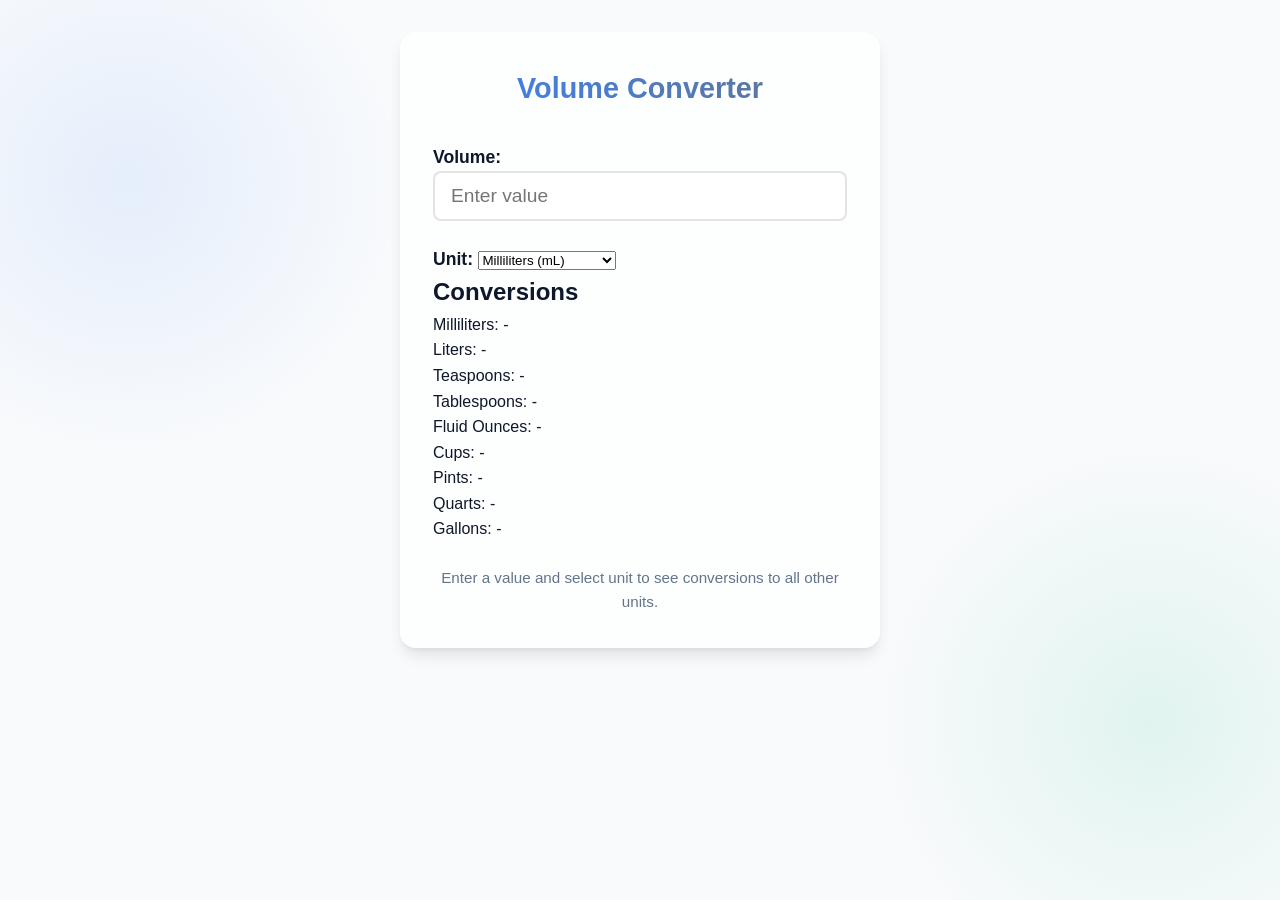
<file: volume.html>
<!DOCTYPE html>
<html lang="en">
<head>
    <meta charset="UTF-8">
    <meta name="viewport" content="width=device-width, initial-scale=1.0">
    <title>Volume Converter - Simple Calculators</title>
    <meta name="description" content="Instantly convert between milliliters, liters, teaspoons, tablespoons, fluid ounces, cups, pints, quarts, and gallons. Free, no ads, no tracking.">
    <link rel="stylesheet" href="style.css">
<!-- Google tag (gtag.js) -->
<script async src="https://www.googletagmanager.com/gtag/js?id=G-Q5KY6BP0VV"></script>
<script>
  window.dataLayer = window.dataLayer || [];
  function gtag(){dataLayer.push(arguments);}
  gtag('js', new Date());

  gtag('config', 'G-Q5KY6BP0VV');
</script>
</head>
<body>
    <div class="container">
        <h1>Volume Converter</h1>
        <div class="calculator">
            <div class="input-group">
                <label for="volume-value">Volume:</label>
                <input type="number" id="volume-value" placeholder="Enter value" step="any">
            </div>
            <div class="input-group">
                <label for="volume-unit">Unit:</label>
                <select id="volume-unit">
                    <option value="ml">Milliliters (mL)</option>
                    <option value="l">Liters (L)</option>
                    <option value="tsp">Teaspoons (tsp)</option>
                    <option value="tbsp">Tablespoons (tbsp)</option>
                    <option value="fl-oz">Fluid Ounces (fl oz)</option>
                    <option value="cup">Cups (cup)</option>
                    <option value="pt">Pints (pt)</option>
                    <option value="qt">Quarts (qt)</option>
                    <option value="gal">Gallons (gal)</option>
                </select>
            </div>
        </div>
        <div class="results">
            <h2>Conversions</h2>
            <div class="result-item" id="result-ml">Milliliters: <span>-</span></div>
            <div class="result-item" id="result-l">Liters: <span>-</span></div>
            <div class="result-item" id="result-tsp">Teaspoons: <span>-</span></div>
            <div class="result-item" id="result-tbsp">Tablespoons: <span>-</span></div>
            <div class="result-item" id="result-fl-oz">Fluid Ounces: <span>-</span></div>
            <div class="result-item" id="result-cup">Cups: <span>-</span></div>
            <div class="result-item" id="result-pt">Pints: <span>-</span></div>
            <div class="result-item" id="result-qt">Quarts: <span>-</span></div>
            <div class="result-item" id="result-gal">Gallons: <span>-</span></div>
        </div>
        <p class="hint">Enter a value and select unit to see conversions to all other units.</p>
    </div>
    <script src="volume.js"></script>
</body>
</html>
</file>
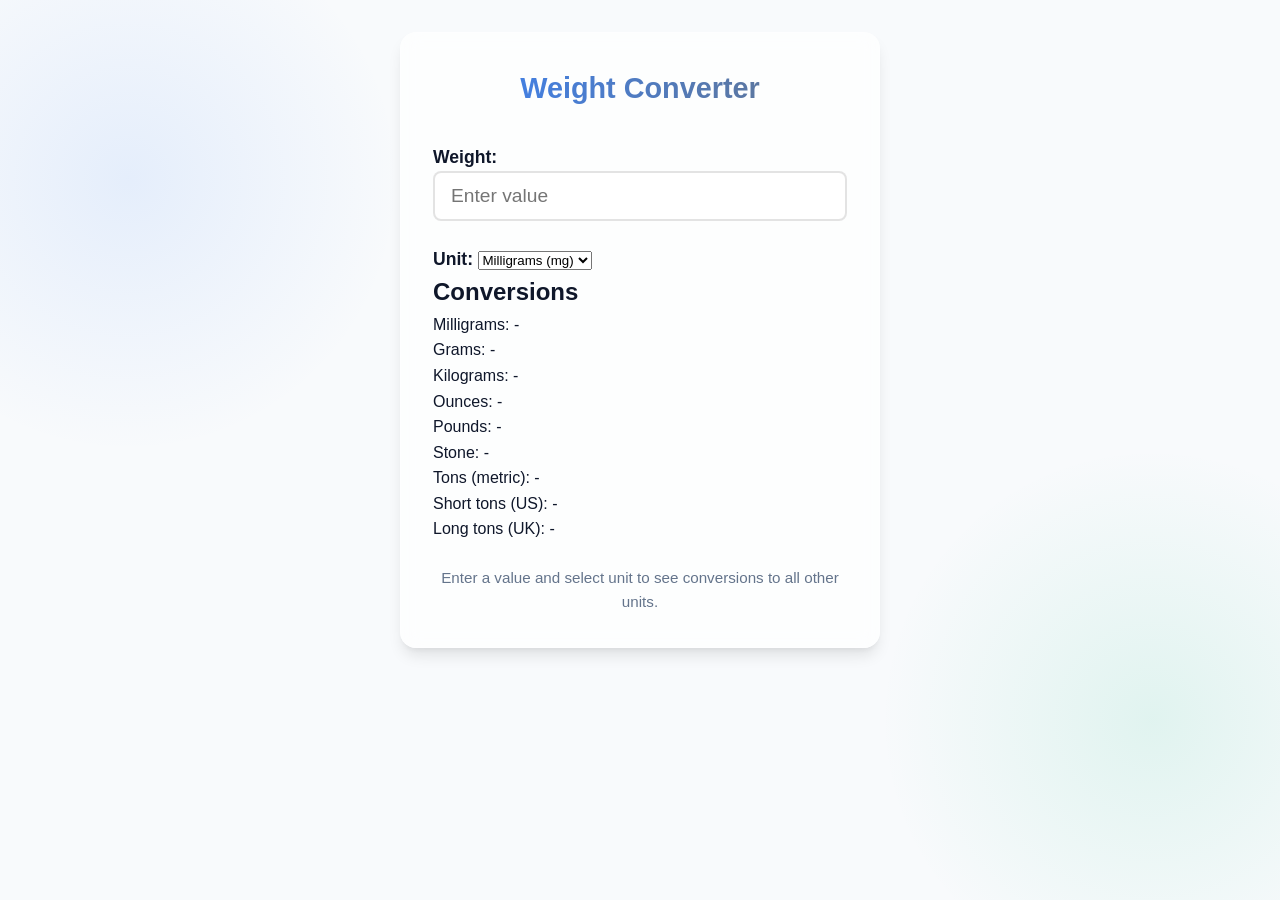
<file: weight.html>
<!DOCTYPE html>
<html lang="en">
<head>
    <meta charset="UTF-8">
    <meta name="viewport" content="width=device-width, initial-scale=1.0">
    <title>Weight Converter - Simple Calculators</title>
    <meta name="description" content="Instantly convert between milligrams, grams, kilograms, ounces, pounds, stone, and tons. Free, no ads, no tracking.">
    <link rel="stylesheet" href="style.css">
<!-- Google tag (gtag.js) -->
<script async src="https://www.googletagmanager.com/gtag/js?id=G-Q5KY6BP0VV"></script>
<script>
  window.dataLayer = window.dataLayer || [];
  function gtag(){dataLayer.push(arguments);}
  gtag('js', new Date());

  gtag('config', 'G-Q5KY6BP0VV');
</script>
</head>
<body>
    <div class="container">
        <h1>Weight Converter</h1>
        <div class="calculator">
            <div class="input-group">
                <label for="weight-value">Weight:</label>
                <input type="number" id="weight-value" placeholder="Enter value" step="any">
            </div>
            <div class="input-group">
                <label for="weight-unit">Unit:</label>
                <select id="weight-unit">
                    <option value="mg">Milligrams (mg)</option>
                    <option value="g">Grams (g)</option>
                    <option value="kg">Kilograms (kg)</option>
                    <option value="oz">Ounces (oz)</option>
                    <option value="lb">Pounds (lb)</option>
                    <option value="stone">Stone (stone)</option>
                    <option value="ton">Tons (metric)</option>
                    <option value="short-ton">Short tons (US)</option>
                    <option value="long-ton">Long tons (UK)</option>
                </select>
            </div>
        </div>
        <div class="results">
            <h2>Conversions</h2>
            <div class="result-item" id="result-mg">Milligrams: <span>-</span></div>
            <div class="result-item" id="result-g">Grams: <span>-</span></div>
            <div class="result-item" id="result-kg">Kilograms: <span>-</span></div>
            <div class="result-item" id="result-oz">Ounces: <span>-</span></div>
            <div class="result-item" id="result-lb">Pounds: <span>-</span></div>
            <div class="result-item" id="result-stone">Stone: <span>-</span></div>
            <div class="result-item" id="result-ton">Tons (metric): <span>-</span></div>
            <div class="result-item" id="result-short-ton">Short tons (US): <span>-</span></div>
            <div class="result-item" id="result-long-ton">Long tons (UK): <span>-</span></div>
        </div>
        <p class="hint">Enter a value and select unit to see conversions to all other units.</p>
    </div>
    <script src="weight.js"></script>
</body>
</html>
</file>
<file: style.css>
:root {
    --bg-color: #f8fafc; /* light slate */
    --card-bg: rgba(255, 255, 255, 0.7); /* glassmorphism */
    --text-color: #0f172a; /* dark blue */
    --accent-color: #3b82f6; /* blue */
    --input-bg: rgba(255, 255, 255, 0.9);
    --input-border: rgba(200, 200, 200, 0.5);
    --input-focus: #60a5fa;
    --shadow-sm: 0 1px 3px rgba(0,0,0,0.1);
    --shadow-md: 0 4px 6px -1px rgba(0,0,0,0.1), 0 2px 4px -1px rgba(0,0,0,0.06);
    --shadow-lg: 0 10px 15px -3px rgba(0,0,0,0.1), 0 4px 6px -2px rgba(0,0,0,0.05);
    --blur: 10px;
    --transition: 0.3s ease;
}

* {
    margin: 0;
    padding: 0;
    box-sizing: border-box;
}

body {
    font-family: 'Inter', -apple-system, BlinkMacSystemFont, 'Segoe UI', Roboto, Oxygen, Ubuntu, Cantarell, 'Open Sans', 'Helvetica Neue', sans-serif;
    background-color: var(--bg-color);
    color: var(--text-color);
    line-height: 1.6;
    min-height: 100vh;
    padding: 2rem;
    background-image: 
        radial-gradient(circle at 10% 20%, rgba(59, 130, 246, 0.1) 0%, transparent 20%),
        radial-gradient(circle at 90% 80%, rgba(16, 185, 129, 0.1) 0%, transparent 20%);
}

.container {
    max-width: 480px;
    margin: 0 auto;
    background: var(--card-bg);
    backdrop-filter: blur(var(--blur));
    border-radius: 1rem;
    padding: 2rem;
    box-shadow: var(--shadow-lg);
    border: 1px solid rgba(255, 255, 255, 0.2);
}

h1 {
    text-align: center;
    margin-bottom: 2rem;
    font-size: 1.8rem;
    background: linear-gradient(to right, var(--accent-color), #64748b);
    -webkit-background-clip: text;
    -webkit-text-fill-color: transparent;
    font-weight: 700;
}

.subtitle {
    text-align: center;
    color: #64748b;
    margin-bottom: 2.5rem;
    font-size: 1.1rem;
}

.calculator-grid {
    display: grid;
    grid-template-columns: repeat(auto-fill, minmax(140px, 1fr));
    gap: 1.5rem;
    margin-bottom: 2rem;
}

.calculator-card {
    background: var(--card-bg);
    backdrop-filter: blur(var(--blur));
    border: 1px solid rgba(255, 255, 255, 0.2);
    border-radius: 0.8rem;
    padding: 1.5rem;
    text-align: center;
    transition: var(--transition);
    cursor: pointer;
    text-decoration: none;
    color: var(--text-color);
    box-shadow: var(--shadow-sm);
}

.calculator-card:hover {
    transform: translateY(-2px);
    box-shadow: var(--shadow-md);
    border-color: rgba(59, 130, 246, 0.3);
    background: rgba(255, 255, 255, 0.8);
}

.calculator-card h2 {
    font-size: 1.2rem;
    margin-bottom: 0.5rem;
    font-weight: 600;
    display: flex;
    align-items: center;
    justify-content: center;
    gap: 0.5rem;
}

.calculator-card p {
    font-size: 0.9rem;
    color: #64748b;
    margin: 0;
}

.calculator-card.disabled {
    opacity: 0.5;
    cursor: not-allowed;
    transform: none;
}

.calculator-card.disabled:hover {
    transform: none;
    box-shadow: var(--shadow-sm);
}

.footer {
    text-align: center;
    color: #64748b;
    font-size: 0.9rem;
    margin-top: 2rem;
    padding-top: 1.5rem;
    border-top: 1px solid rgba(200, 200, 200, 0.2);
}

/* Individual calculator styles */
.calculator {
    display: grid;
    gap: 1.5rem;
}

.label-input {
    display: flex;
    flex-direction: column;
    gap: 0.5rem;
}

label {
    font-weight: 600;
    font-size: 1.1rem;
}

input[type="number"] {
    background: var(--input-bg);
    border: 2px solid var(--input-border);
    border-radius: 0.5rem;
    padding: 0.75rem 1rem;
    font-size: 1.2rem;
    color: var(--text-color);
    width: 100%;
    transition: border-color 0.3s, box-shadow 0.3s;
}

input[type="number"]:focus {
    outline: none;
    border-color: var(--input-focus);
    box-shadow: 0 0 0 3px rgba(96, 165, 250, 0.3);
}

.hint {
    text-align: center;
    margin-top: 1.5rem;
    color: #64748b;
    font-size: 0.95rem;
}

/* Responsive */
@media (max-width: 480px) {
    .container {
        padding: 1.5rem;
    }
    h1 {
        font-size: 1.5rem;
    }
    .calculator-grid {
        grid-template-columns: repeat(auto-fill, minmax(120px, 1fr));
    }
}
</file>
